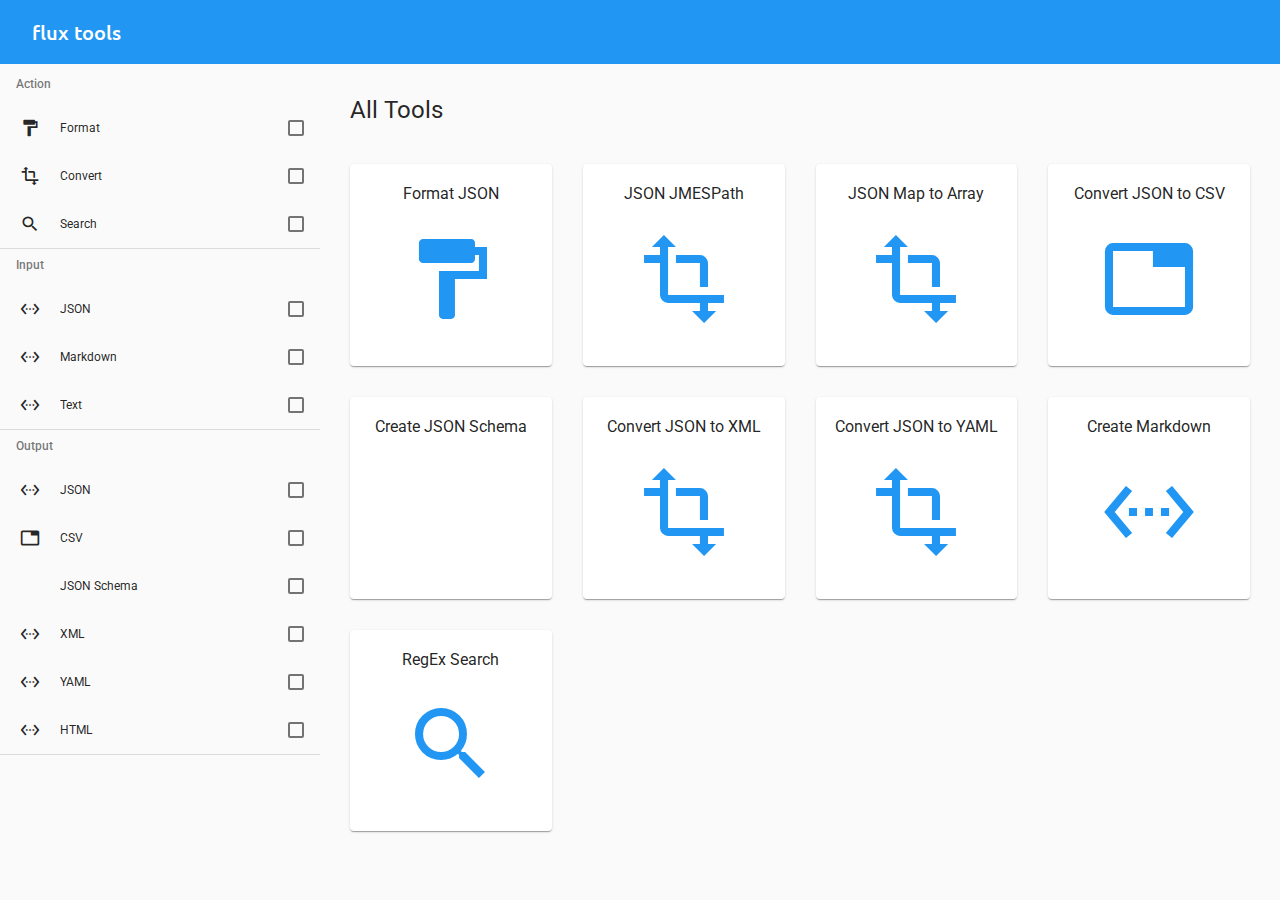
<file: index.html>
<!doctype html>
<html lang="en">
<head>
  <meta charset="utf-8">
  <title>Tools</title>
  <base href="/">
  <meta name="viewport" content="width=device-width, initial-scale=1">
  <link rel="icon" type="image/x-icon" href="favicon.ico">
  <link href="https://fonts.googleapis.com/css?family=Roboto:300,400,500&display=swap" rel="stylesheet">
  <link href="https://fonts.googleapis.com/icon?family=Material+Icons" rel="stylesheet">
  <link href="https://fonts.googleapis.com/css?family=Ubuntu&display=swap" rel="stylesheet">
<link rel="stylesheet" href="styles.423134584f8ea9c7993f.css"></head>
<body>
  <app-root></app-root>
<script src="runtime-es2015.0c39ad7a61533426431f.js" type="module"></script><script src="runtime-es5.0c39ad7a61533426431f.js" nomodule defer></script><script src="polyfills-es5.2e331d8187ee0d6c1538.js" nomodule defer></script><script src="polyfills-es2015.d87a7de49ef4dd3fd6f0.js" type="module"></script><script src="main-es2015.bf1a11fb96ac663aa8a3.js" type="module"></script><script src="main-es5.bf1a11fb96ac663aa8a3.js" nomodule defer></script></body>
</html>
</file>
<file: styles.423134584f8ea9c7993f.css>
code[class*=language-],pre[class*=language-]{color:#000;background:0 0;font-family:Consolas,Monaco,'Andale Mono','Ubuntu Mono',monospace;font-size:1em;text-align:left;white-space:pre;word-spacing:normal;word-break:normal;word-wrap:normal;line-height:1.5;-moz-tab-size:4;-o-tab-size:4;tab-size:4;-webkit-hyphens:none;-ms-hyphens:none;hyphens:none}pre[class*=language-]{position:relative;margin:.5em 0;overflow:visible;padding:0}code[class*=language]{max-height:inherit;height:inherit;padding:0 1em;display:block;overflow:auto}:not(pre)>code[class*=language-],pre[class*=language-]{background-color:#fdfdfd;box-sizing:border-box;margin-bottom:1em}:not(pre)>code[class*=language-]{position:relative;padding:.2em;border-radius:.3em;color:#c92c2c;border:1px solid rgba(0,0,0,.1);display:inline;white-space:normal}pre[class*=language-]:after,pre[class*=language-]:before{content:'';z-index:-2;display:block;position:absolute;bottom:.75em;left:.18em;width:40%;height:20%;max-height:13em;box-shadow:0 13px 8px #979797;transform:rotate(-2deg);box-shadow:none}:not(pre)>code[class*=language-]:after,pre[class*=language-]:after{right:.75em;left:auto;transform:rotate(2deg)}.token.block-comment,.token.cdata,.token.comment,.token.doctype,.token.prolog{color:#7d8b99}.token.punctuation{color:#5f6364}.token.boolean,.token.constant,.token.deleted,.token.function-name,.token.number,.token.property,.token.symbol,.token.tag{color:#c92c2c}.token.attr-name,.token.builtin,.token.char,.token.function,.token.inserted,.token.selector,.token.string{color:#2f9c0a}.token.entity,.token.operator,.token.url,.token.variable{color:#a67f59;background:rgba(255,255,255,.5)}.token.atrule,.token.attr-value,.token.class-name,.token.keyword{color:#1990b8}.token.important,.token.regex{color:#e90}.language-css .token.string,.style .token.string{color:#a67f59;background:rgba(255,255,255,.5)}.token.important{font-weight:400}.token.bold{font-weight:700}.token.italic{font-style:italic}.token.entity{cursor:help}.namespace{opacity:.7}@media screen and (max-width:767px){pre[class*=language-]:after,pre[class*=language-]:before{bottom:14px;box-shadow:none}}.token.cr:before,.token.lf:before,.token.tab:not(:empty):before{color:#e0d7d1}pre[class*=language-].line-numbers.line-numbers{padding-left:0}pre[class*=language-].line-numbers.line-numbers code{padding-left:3.8em}pre[class*=language-].line-numbers.line-numbers .line-numbers-rows{left:0}pre[class*=language-][data-line]{padding-top:0;padding-bottom:0;padding-left:0}pre[data-line] code{position:relative;padding-left:4em}pre .line-highlight{margin-top:0}.mat-badge-content{font-weight:600;font-size:12px;font-family:Roboto,"Helvetica Neue",sans-serif}.mat-badge-small .mat-badge-content{font-size:9px}.mat-badge-large .mat-badge-content{font-size:24px}.mat-h1,.mat-headline,.mat-typography h1{font:400 24px/32px Roboto,"Helvetica Neue",sans-serif;margin:0 0 16px}.mat-h2,.mat-title,.mat-typography h2{font:500 20px/32px Roboto,"Helvetica Neue",sans-serif;margin:0 0 16px}.mat-h3,.mat-subheading-2,.mat-typography h3{font:400 16px/28px Roboto,"Helvetica Neue",sans-serif;margin:0 0 16px}.mat-h4,.mat-subheading-1,.mat-typography h4{font:400 15px/24px Roboto,"Helvetica Neue",sans-serif;margin:0 0 16px}.mat-h5,.mat-typography h5{font:400 calc(14px * .83)/20px Roboto,"Helvetica Neue",sans-serif;margin:0 0 12px}.mat-h6,.mat-typography h6{font:400 calc(14px * .67)/20px Roboto,"Helvetica Neue",sans-serif;margin:0 0 12px}.mat-body-2,.mat-body-strong{font:500 14px/24px Roboto,"Helvetica Neue",sans-serif}.mat-body,.mat-body-1,.mat-typography{font:400 14px/20px Roboto,"Helvetica Neue",sans-serif}.mat-body p,.mat-body-1 p,.mat-typography p{margin:0 0 12px}.mat-caption,.mat-small{font:400 12px/20px Roboto,"Helvetica Neue",sans-serif}.mat-display-4,.mat-typography .mat-display-4{font:300 112px/112px Roboto,"Helvetica Neue",sans-serif;letter-spacing:-.05em;margin:0 0 56px}.mat-display-3,.mat-typography .mat-display-3{font:400 56px/56px Roboto,"Helvetica Neue",sans-serif;letter-spacing:-.02em;margin:0 0 64px}.mat-display-2,.mat-typography .mat-display-2{font:400 45px/48px Roboto,"Helvetica Neue",sans-serif;letter-spacing:-.005em;margin:0 0 64px}.mat-display-1,.mat-typography .mat-display-1{font:400 34px/40px Roboto,"Helvetica Neue",sans-serif;margin:0 0 64px}.mat-bottom-sheet-container{font:400 14px/20px Roboto,"Helvetica Neue",sans-serif}.mat-button,.mat-fab,.mat-flat-button,.mat-icon-button,.mat-mini-fab,.mat-raised-button,.mat-stroked-button{font-family:Roboto,"Helvetica Neue",sans-serif;font-size:14px;font-weight:500}.mat-button-toggle,.mat-card{font-family:Roboto,"Helvetica Neue",sans-serif}.mat-card-title{font-size:24px;font-weight:500}.mat-card-header .mat-card-title{font-size:20px}.mat-card-content,.mat-card-subtitle{font-size:14px}.mat-checkbox{font-family:Roboto,"Helvetica Neue",sans-serif}.mat-checkbox-layout .mat-checkbox-label{line-height:24px}.mat-chip{font-size:14px;font-weight:500}.mat-chip .mat-chip-remove.mat-icon,.mat-chip .mat-chip-trailing-icon.mat-icon{font-size:18px}.mat-table{font-family:Roboto,"Helvetica Neue",sans-serif}.mat-header-cell{font-size:12px;font-weight:500}.mat-cell,.mat-footer-cell{font-size:14px}.mat-calendar{font-family:Roboto,"Helvetica Neue",sans-serif}.mat-calendar-body{font-size:13px}.mat-calendar-body-label,.mat-calendar-period-button{font-size:14px;font-weight:500}.mat-calendar-table-header th{font-size:11px;font-weight:400}.mat-dialog-title{font:500 20px/32px Roboto,"Helvetica Neue",sans-serif}.mat-expansion-panel-header{font-family:Roboto,"Helvetica Neue",sans-serif;font-size:15px;font-weight:400}.mat-expansion-panel-content{font:400 14px/20px Roboto,"Helvetica Neue",sans-serif}.mat-form-field{font-size:inherit;font-weight:400;line-height:1.125;font-family:Roboto,"Helvetica Neue",sans-serif}.mat-form-field-wrapper{padding-bottom:1.34375em}.mat-form-field-prefix .mat-icon,.mat-form-field-suffix .mat-icon{font-size:150%;line-height:1.125}.mat-form-field-prefix .mat-icon-button,.mat-form-field-suffix .mat-icon-button{height:1.5em;width:1.5em}.mat-form-field-prefix .mat-icon-button .mat-icon,.mat-form-field-suffix .mat-icon-button .mat-icon{height:1.125em;line-height:1.125}.mat-form-field-infix{padding:.5em 0;border-top:.84375em solid transparent}.mat-form-field-can-float .mat-input-server:focus+.mat-form-field-label-wrapper .mat-form-field-label,.mat-form-field-can-float.mat-form-field-should-float .mat-form-field-label{transform:translateY(-1.34375em) scale(.75);width:133.3333333333%}.mat-form-field-can-float .mat-input-server[label]:not(:label-shown)+.mat-form-field-label-wrapper .mat-form-field-label{transform:translateY(-1.34374em) scale(.75);width:133.3333433333%}.mat-form-field-label-wrapper{top:-.84375em;padding-top:.84375em}.mat-form-field-label{top:1.34375em}.mat-form-field-underline{bottom:1.34375em}.mat-form-field-subscript-wrapper{font-size:75%;margin-top:.6666666667em;top:calc(100% - 1.7916666667em)}.mat-form-field-appearance-legacy .mat-form-field-wrapper{padding-bottom:1.25em}.mat-form-field-appearance-legacy .mat-form-field-infix{padding:.4375em 0}.mat-form-field-appearance-legacy.mat-form-field-can-float .mat-input-server:focus+.mat-form-field-label-wrapper .mat-form-field-label,.mat-form-field-appearance-legacy.mat-form-field-can-float.mat-form-field-should-float .mat-form-field-label{transform:translateY(-1.28125em) scale(.75) perspective(100px) translateZ(.001px);-ms-transform:translateY(-1.28125em) scale(.75);width:133.3333333333%}.mat-form-field-appearance-legacy.mat-form-field-can-float .mat-form-field-autofill-control:-webkit-autofill+.mat-form-field-label-wrapper .mat-form-field-label{transform:translateY(-1.28125em) scale(.75) perspective(100px) translateZ(.00101px);-ms-transform:translateY(-1.28124em) scale(.75);width:133.3333433333%}.mat-form-field-appearance-legacy.mat-form-field-can-float .mat-input-server[label]:not(:label-shown)+.mat-form-field-label-wrapper .mat-form-field-label{transform:translateY(-1.28125em) scale(.75) perspective(100px) translateZ(.00102px);-ms-transform:translateY(-1.28123em) scale(.75);width:133.3333533333%}.mat-form-field-appearance-legacy .mat-form-field-label{top:1.28125em}.mat-form-field-appearance-legacy .mat-form-field-subscript-wrapper{margin-top:.5416666667em;top:calc(100% - 1.6666666667em)}@media print{.mat-form-field-appearance-legacy.mat-form-field-can-float .mat-input-server:focus+.mat-form-field-label-wrapper .mat-form-field-label,.mat-form-field-appearance-legacy.mat-form-field-can-float.mat-form-field-should-float .mat-form-field-label{transform:translateY(-1.28122em) scale(.75)}.mat-form-field-appearance-legacy.mat-form-field-can-float .mat-form-field-autofill-control:-webkit-autofill+.mat-form-field-label-wrapper .mat-form-field-label{transform:translateY(-1.28121em) scale(.75)}.mat-form-field-appearance-legacy.mat-form-field-can-float .mat-input-server[label]:not(:label-shown)+.mat-form-field-label-wrapper .mat-form-field-label{transform:translateY(-1.2812em) scale(.75)}}.mat-form-field-appearance-fill .mat-form-field-infix{padding:.25em 0 .75em}.mat-form-field-appearance-fill .mat-form-field-label{top:1.09375em;margin-top:-.5em}.mat-form-field-appearance-fill.mat-form-field-can-float .mat-input-server:focus+.mat-form-field-label-wrapper .mat-form-field-label,.mat-form-field-appearance-fill.mat-form-field-can-float.mat-form-field-should-float .mat-form-field-label{transform:translateY(-.59375em) scale(.75);width:133.3333333333%}.mat-form-field-appearance-fill.mat-form-field-can-float .mat-input-server[label]:not(:label-shown)+.mat-form-field-label-wrapper .mat-form-field-label{transform:translateY(-.59374em) scale(.75);width:133.3333433333%}.mat-form-field-appearance-outline .mat-form-field-infix{padding:1em 0}.mat-form-field-appearance-outline .mat-form-field-label{top:1.84375em;margin-top:-.25em}.mat-form-field-appearance-outline.mat-form-field-can-float .mat-input-server:focus+.mat-form-field-label-wrapper .mat-form-field-label,.mat-form-field-appearance-outline.mat-form-field-can-float.mat-form-field-should-float .mat-form-field-label{transform:translateY(-1.59375em) scale(.75);width:133.3333333333%}.mat-form-field-appearance-outline.mat-form-field-can-float .mat-input-server[label]:not(:label-shown)+.mat-form-field-label-wrapper .mat-form-field-label{transform:translateY(-1.59374em) scale(.75);width:133.3333433333%}.mat-grid-tile-footer,.mat-grid-tile-header{font-size:14px}.mat-grid-tile-footer .mat-line,.mat-grid-tile-header .mat-line{white-space:nowrap;overflow:hidden;text-overflow:ellipsis;display:block;box-sizing:border-box}.mat-grid-tile-footer .mat-line:nth-child(n+2),.mat-grid-tile-header .mat-line:nth-child(n+2){font-size:12px}input.mat-input-element{margin-top:-.0625em}.mat-menu-item{font-family:Roboto,"Helvetica Neue",sans-serif;font-size:14px;font-weight:400}.mat-paginator,.mat-paginator-page-size .mat-select-trigger{font-family:Roboto,"Helvetica Neue",sans-serif;font-size:12px}.mat-radio-button,.mat-select{font-family:Roboto,"Helvetica Neue",sans-serif}.mat-select-trigger{height:1.125em}.mat-slide-toggle-content{font-family:Roboto,"Helvetica Neue",sans-serif}.mat-slider-thumb-label-text{font-family:Roboto,"Helvetica Neue",sans-serif;font-size:12px;font-weight:500}.mat-stepper-horizontal,.mat-stepper-vertical{font-family:Roboto,"Helvetica Neue",sans-serif}.mat-step-label{font-size:14px;font-weight:400}.mat-step-sub-label-error{font-weight:400}.mat-step-label-error{font-size:14px}.mat-step-label-selected{font-size:14px;font-weight:500}.mat-tab-group{font-family:Roboto,"Helvetica Neue",sans-serif}.mat-tab-label,.mat-tab-link{font-family:Roboto,"Helvetica Neue",sans-serif;font-size:14px;font-weight:500}.mat-toolbar,.mat-toolbar h1,.mat-toolbar h2,.mat-toolbar h3,.mat-toolbar h4,.mat-toolbar h5,.mat-toolbar h6{font:500 20px/32px Roboto,"Helvetica Neue",sans-serif;margin:0}.mat-tooltip{font-family:Roboto,"Helvetica Neue",sans-serif;font-size:10px;padding-top:6px;padding-bottom:6px}.mat-tooltip-handset{font-size:14px;padding-top:8px;padding-bottom:8px}.mat-list-item,.mat-list-option{font-family:Roboto,"Helvetica Neue",sans-serif}.mat-list-base .mat-list-item{font-size:16px}.mat-list-base .mat-list-item .mat-line{white-space:nowrap;overflow:hidden;text-overflow:ellipsis;display:block;box-sizing:border-box}.mat-list-base .mat-list-item .mat-line:nth-child(n+2){font-size:14px}.mat-list-base .mat-list-option{font-size:16px}.mat-list-base .mat-list-option .mat-line{white-space:nowrap;overflow:hidden;text-overflow:ellipsis;display:block;box-sizing:border-box}.mat-list-base .mat-list-option .mat-line:nth-child(n+2){font-size:14px}.mat-list-base[dense] .mat-list-item{font-size:12px}.mat-list-base[dense] .mat-list-item .mat-line{white-space:nowrap;overflow:hidden;text-overflow:ellipsis;display:block;box-sizing:border-box}.mat-list-base[dense] .mat-list-item .mat-line:nth-child(n+2),.mat-list-base[dense] .mat-list-option{font-size:12px}.mat-list-base[dense] .mat-list-option .mat-line{white-space:nowrap;overflow:hidden;text-overflow:ellipsis;display:block;box-sizing:border-box}.mat-list-base[dense] .mat-list-option .mat-line:nth-child(n+2){font-size:12px}.mat-list-base[dense] .mat-subheader{font-family:Roboto,"Helvetica Neue",sans-serif;font-size:12px;font-weight:500}.mat-option{font-family:Roboto,"Helvetica Neue",sans-serif;font-size:16px;color:rgba(0,0,0,.87)}.mat-optgroup-label{font:500 14px/24px Roboto,"Helvetica Neue",sans-serif;color:rgba(0,0,0,.54)}.mat-simple-snackbar{font-family:Roboto,"Helvetica Neue",sans-serif;font-size:14px}.mat-simple-snackbar-action{line-height:1;font-family:inherit;font-size:inherit;font-weight:500}.mat-ripple{overflow:hidden;position:relative}.mat-ripple.mat-ripple-unbounded{overflow:visible}.mat-ripple-element{position:absolute;border-radius:50%;pointer-events:none;transition:opacity,transform 0s cubic-bezier(0,0,.2,1);transform:scale(0)}@media (-ms-high-contrast:active){.mat-ripple-element{display:none}}.cdk-visually-hidden{border:0;clip:rect(0 0 0 0);height:1px;margin:-1px;overflow:hidden;padding:0;position:absolute;width:1px;outline:0;-webkit-appearance:none;-moz-appearance:none}.cdk-global-overlay-wrapper,.cdk-overlay-container{pointer-events:none;top:0;left:0;height:100%;width:100%}.cdk-overlay-container{position:fixed;z-index:1000}.cdk-overlay-container:empty{display:none}.cdk-global-overlay-wrapper{display:flex;position:absolute;z-index:1000}.cdk-overlay-pane{position:absolute;pointer-events:auto;box-sizing:border-box;z-index:1000;display:flex;max-width:100%;max-height:100%}.cdk-overlay-backdrop{position:absolute;top:0;bottom:0;left:0;right:0;z-index:1000;pointer-events:auto;-webkit-tap-highlight-color:transparent;transition:opacity .4s cubic-bezier(.25,.8,.25,1);opacity:0}.cdk-overlay-backdrop.cdk-overlay-backdrop-showing{opacity:1}@media screen and (-ms-high-contrast:active){.cdk-overlay-backdrop.cdk-overlay-backdrop-showing{opacity:.6}}.cdk-overlay-dark-backdrop{background:rgba(0,0,0,.32)}.cdk-overlay-transparent-backdrop,.cdk-overlay-transparent-backdrop.cdk-overlay-backdrop-showing{opacity:0}.cdk-overlay-connected-position-bounding-box{position:absolute;z-index:1000;display:flex;flex-direction:column;min-width:1px;min-height:1px}.cdk-global-scrollblock{position:fixed;width:100%;overflow-y:scroll}@-webkit-keyframes cdk-text-field-autofill-start{/*!*/}@keyframes cdk-text-field-autofill-start{/*!*/}@-webkit-keyframes cdk-text-field-autofill-end{/*!*/}@keyframes cdk-text-field-autofill-end{/*!*/}.cdk-text-field-autofill-monitored:-webkit-autofill{-webkit-animation-name:cdk-text-field-autofill-start;animation-name:cdk-text-field-autofill-start}.cdk-text-field-autofill-monitored:not(:-webkit-autofill){-webkit-animation-name:cdk-text-field-autofill-end;animation-name:cdk-text-field-autofill-end}textarea.cdk-textarea-autosize{resize:none}textarea.cdk-textarea-autosize-measuring{height:auto!important;overflow:hidden!important;padding:2px 0!important;box-sizing:content-box!important}.mat-ripple-element{background-color:rgba(0,0,0,.1)}.mat-option.mat-selected:not(.mat-option-multiple):not(.mat-option-disabled),.mat-option:focus:not(.mat-option-disabled),.mat-option:hover:not(.mat-option-disabled){background:rgba(0,0,0,.04)}.mat-option.mat-active{background:rgba(0,0,0,.04);color:rgba(0,0,0,.87)}.mat-option.mat-option-disabled{color:rgba(0,0,0,.38)}.mat-primary .mat-option.mat-selected:not(.mat-option-disabled){color:#2196f3}.mat-accent .mat-option.mat-selected:not(.mat-option-disabled){color:#ff4081}.mat-warn .mat-option.mat-selected:not(.mat-option-disabled){color:#f44336}.mat-optgroup-disabled .mat-optgroup-label{color:rgba(0,0,0,.38)}.mat-pseudo-checkbox{color:rgba(0,0,0,.54)}.mat-pseudo-checkbox::after{color:#fafafa}.mat-pseudo-checkbox-disabled{color:#b0b0b0}.mat-primary .mat-pseudo-checkbox-checked,.mat-primary .mat-pseudo-checkbox-indeterminate{background:#2196f3}.mat-accent .mat-pseudo-checkbox-checked,.mat-accent .mat-pseudo-checkbox-indeterminate,.mat-pseudo-checkbox-checked,.mat-pseudo-checkbox-indeterminate{background:#ff4081}.mat-warn .mat-pseudo-checkbox-checked,.mat-warn .mat-pseudo-checkbox-indeterminate{background:#f44336}.mat-pseudo-checkbox-checked.mat-pseudo-checkbox-disabled,.mat-pseudo-checkbox-indeterminate.mat-pseudo-checkbox-disabled{background:#b0b0b0}.mat-elevation-z0{box-shadow:0 0 0 0 rgba(0,0,0,.2),0 0 0 0 rgba(0,0,0,.14),0 0 0 0 rgba(0,0,0,.12)}.mat-elevation-z1{box-shadow:0 2px 1px -1px rgba(0,0,0,.2),0 1px 1px 0 rgba(0,0,0,.14),0 1px 3px 0 rgba(0,0,0,.12)}.mat-elevation-z2{box-shadow:0 3px 1px -2px rgba(0,0,0,.2),0 2px 2px 0 rgba(0,0,0,.14),0 1px 5px 0 rgba(0,0,0,.12)}.mat-elevation-z3{box-shadow:0 3px 3px -2px rgba(0,0,0,.2),0 3px 4px 0 rgba(0,0,0,.14),0 1px 8px 0 rgba(0,0,0,.12)}.mat-elevation-z4{box-shadow:0 2px 4px -1px rgba(0,0,0,.2),0 4px 5px 0 rgba(0,0,0,.14),0 1px 10px 0 rgba(0,0,0,.12)}.mat-elevation-z5{box-shadow:0 3px 5px -1px rgba(0,0,0,.2),0 5px 8px 0 rgba(0,0,0,.14),0 1px 14px 0 rgba(0,0,0,.12)}.mat-elevation-z6{box-shadow:0 3px 5px -1px rgba(0,0,0,.2),0 6px 10px 0 rgba(0,0,0,.14),0 1px 18px 0 rgba(0,0,0,.12)}.mat-elevation-z7{box-shadow:0 4px 5px -2px rgba(0,0,0,.2),0 7px 10px 1px rgba(0,0,0,.14),0 2px 16px 1px rgba(0,0,0,.12)}.mat-elevation-z8{box-shadow:0 5px 5px -3px rgba(0,0,0,.2),0 8px 10px 1px rgba(0,0,0,.14),0 3px 14px 2px rgba(0,0,0,.12)}.mat-elevation-z9{box-shadow:0 5px 6px -3px rgba(0,0,0,.2),0 9px 12px 1px rgba(0,0,0,.14),0 3px 16px 2px rgba(0,0,0,.12)}.mat-elevation-z10{box-shadow:0 6px 6px -3px rgba(0,0,0,.2),0 10px 14px 1px rgba(0,0,0,.14),0 4px 18px 3px rgba(0,0,0,.12)}.mat-elevation-z11{box-shadow:0 6px 7px -4px rgba(0,0,0,.2),0 11px 15px 1px rgba(0,0,0,.14),0 4px 20px 3px rgba(0,0,0,.12)}.mat-elevation-z12{box-shadow:0 7px 8px -4px rgba(0,0,0,.2),0 12px 17px 2px rgba(0,0,0,.14),0 5px 22px 4px rgba(0,0,0,.12)}.mat-elevation-z13{box-shadow:0 7px 8px -4px rgba(0,0,0,.2),0 13px 19px 2px rgba(0,0,0,.14),0 5px 24px 4px rgba(0,0,0,.12)}.mat-elevation-z14{box-shadow:0 7px 9px -4px rgba(0,0,0,.2),0 14px 21px 2px rgba(0,0,0,.14),0 5px 26px 4px rgba(0,0,0,.12)}.mat-elevation-z15{box-shadow:0 8px 9px -5px rgba(0,0,0,.2),0 15px 22px 2px rgba(0,0,0,.14),0 6px 28px 5px rgba(0,0,0,.12)}.mat-elevation-z16{box-shadow:0 8px 10px -5px rgba(0,0,0,.2),0 16px 24px 2px rgba(0,0,0,.14),0 6px 30px 5px rgba(0,0,0,.12)}.mat-elevation-z17{box-shadow:0 8px 11px -5px rgba(0,0,0,.2),0 17px 26px 2px rgba(0,0,0,.14),0 6px 32px 5px rgba(0,0,0,.12)}.mat-elevation-z18{box-shadow:0 9px 11px -5px rgba(0,0,0,.2),0 18px 28px 2px rgba(0,0,0,.14),0 7px 34px 6px rgba(0,0,0,.12)}.mat-elevation-z19{box-shadow:0 9px 12px -6px rgba(0,0,0,.2),0 19px 29px 2px rgba(0,0,0,.14),0 7px 36px 6px rgba(0,0,0,.12)}.mat-elevation-z20{box-shadow:0 10px 13px -6px rgba(0,0,0,.2),0 20px 31px 3px rgba(0,0,0,.14),0 8px 38px 7px rgba(0,0,0,.12)}.mat-elevation-z21{box-shadow:0 10px 13px -6px rgba(0,0,0,.2),0 21px 33px 3px rgba(0,0,0,.14),0 8px 40px 7px rgba(0,0,0,.12)}.mat-elevation-z22{box-shadow:0 10px 14px -6px rgba(0,0,0,.2),0 22px 35px 3px rgba(0,0,0,.14),0 8px 42px 7px rgba(0,0,0,.12)}.mat-elevation-z23{box-shadow:0 11px 14px -7px rgba(0,0,0,.2),0 23px 36px 3px rgba(0,0,0,.14),0 9px 44px 8px rgba(0,0,0,.12)}.mat-elevation-z24{box-shadow:0 11px 15px -7px rgba(0,0,0,.2),0 24px 38px 3px rgba(0,0,0,.14),0 9px 46px 8px rgba(0,0,0,.12)}.mat-app-background{background-color:#fafafa;color:rgba(0,0,0,.87)}.mat-theme-loaded-marker{display:none}.mat-autocomplete-panel{background:#fff;color:rgba(0,0,0,.87)}.mat-autocomplete-panel:not([class*=mat-elevation-z]){box-shadow:0 2px 4px -1px rgba(0,0,0,.2),0 4px 5px 0 rgba(0,0,0,.14),0 1px 10px 0 rgba(0,0,0,.12)}.mat-autocomplete-panel .mat-option.mat-selected:not(.mat-active):not(:hover){background:#fff}.mat-autocomplete-panel .mat-option.mat-selected:not(.mat-active):not(:hover):not(.mat-option-disabled){color:rgba(0,0,0,.87)}@media (-ms-high-contrast:active){.mat-badge-content{outline:solid 1px;border-radius:0}.mat-checkbox-disabled{opacity:.5}}.mat-badge-accent .mat-badge-content{background:#ff4081;color:#fff}.mat-badge-warn .mat-badge-content{color:#fff;background:#f44336}.mat-badge{position:relative}.mat-badge-hidden .mat-badge-content{display:none}.mat-badge-disabled .mat-badge-content{background:#b9b9b9;color:rgba(0,0,0,.38)}.mat-badge-content{color:#fff;background:#2196f3;position:absolute;text-align:center;display:inline-block;border-radius:50%;transition:transform .2s ease-in-out;transform:scale(.6);overflow:hidden;white-space:nowrap;text-overflow:ellipsis;pointer-events:none}.mat-badge-content._mat-animation-noopable,.ng-animate-disabled .mat-badge-content{transition:none}.mat-badge-content.mat-badge-active{transform:none}.mat-badge-small .mat-badge-content{width:16px;height:16px;line-height:16px}.mat-badge-small.mat-badge-above .mat-badge-content{top:-8px}.mat-badge-small.mat-badge-below .mat-badge-content{bottom:-8px}.mat-badge-small.mat-badge-before .mat-badge-content{left:-16px}[dir=rtl] .mat-badge-small.mat-badge-before .mat-badge-content{left:auto;right:-16px}.mat-badge-small.mat-badge-after .mat-badge-content{right:-16px}[dir=rtl] .mat-badge-small.mat-badge-after .mat-badge-content{right:auto;left:-16px}.mat-badge-small.mat-badge-overlap.mat-badge-before .mat-badge-content{left:-8px}[dir=rtl] .mat-badge-small.mat-badge-overlap.mat-badge-before .mat-badge-content{left:auto;right:-8px}.mat-badge-small.mat-badge-overlap.mat-badge-after .mat-badge-content{right:-8px}[dir=rtl] .mat-badge-small.mat-badge-overlap.mat-badge-after .mat-badge-content{right:auto;left:-8px}.mat-badge-medium .mat-badge-content{width:22px;height:22px;line-height:22px}.mat-badge-medium.mat-badge-above .mat-badge-content{top:-11px}.mat-badge-medium.mat-badge-below .mat-badge-content{bottom:-11px}.mat-badge-medium.mat-badge-before .mat-badge-content{left:-22px}[dir=rtl] .mat-badge-medium.mat-badge-before .mat-badge-content{left:auto;right:-22px}.mat-badge-medium.mat-badge-after .mat-badge-content{right:-22px}[dir=rtl] .mat-badge-medium.mat-badge-after .mat-badge-content{right:auto;left:-22px}.mat-badge-medium.mat-badge-overlap.mat-badge-before .mat-badge-content{left:-11px}[dir=rtl] .mat-badge-medium.mat-badge-overlap.mat-badge-before .mat-badge-content{left:auto;right:-11px}.mat-badge-medium.mat-badge-overlap.mat-badge-after .mat-badge-content{right:-11px}[dir=rtl] .mat-badge-medium.mat-badge-overlap.mat-badge-after .mat-badge-content{right:auto;left:-11px}.mat-badge-large .mat-badge-content{width:28px;height:28px;line-height:28px}.mat-badge-large.mat-badge-above .mat-badge-content{top:-14px}.mat-badge-large.mat-badge-below .mat-badge-content{bottom:-14px}.mat-badge-large.mat-badge-before .mat-badge-content{left:-28px}[dir=rtl] .mat-badge-large.mat-badge-before .mat-badge-content{left:auto;right:-28px}.mat-badge-large.mat-badge-after .mat-badge-content{right:-28px}[dir=rtl] .mat-badge-large.mat-badge-after .mat-badge-content{right:auto;left:-28px}.mat-badge-large.mat-badge-overlap.mat-badge-before .mat-badge-content{left:-14px}[dir=rtl] .mat-badge-large.mat-badge-overlap.mat-badge-before .mat-badge-content{left:auto;right:-14px}.mat-badge-large.mat-badge-overlap.mat-badge-after .mat-badge-content{right:-14px}[dir=rtl] .mat-badge-large.mat-badge-overlap.mat-badge-after .mat-badge-content{right:auto;left:-14px}.mat-bottom-sheet-container{box-shadow:0 8px 10px -5px rgba(0,0,0,.2),0 16px 24px 2px rgba(0,0,0,.14),0 6px 30px 5px rgba(0,0,0,.12);background:#fff;color:rgba(0,0,0,.87)}.mat-button,.mat-icon-button,.mat-stroked-button{color:inherit;background:0 0}.mat-button.mat-primary,.mat-icon-button.mat-primary,.mat-stroked-button.mat-primary{color:#2196f3}.mat-button.mat-accent,.mat-icon-button.mat-accent,.mat-stroked-button.mat-accent{color:#ff4081}.mat-button.mat-warn,.mat-icon-button.mat-warn,.mat-stroked-button.mat-warn{color:#f44336}.mat-button.mat-accent[disabled],.mat-button.mat-primary[disabled],.mat-button.mat-warn[disabled],.mat-button[disabled][disabled],.mat-icon-button.mat-accent[disabled],.mat-icon-button.mat-primary[disabled],.mat-icon-button.mat-warn[disabled],.mat-icon-button[disabled][disabled],.mat-stroked-button.mat-accent[disabled],.mat-stroked-button.mat-primary[disabled],.mat-stroked-button.mat-warn[disabled],.mat-stroked-button[disabled][disabled]{color:rgba(0,0,0,.26)}.mat-button.mat-primary .mat-button-focus-overlay,.mat-icon-button.mat-primary .mat-button-focus-overlay,.mat-stroked-button.mat-primary .mat-button-focus-overlay{background-color:#2196f3}.mat-button.mat-accent .mat-button-focus-overlay,.mat-icon-button.mat-accent .mat-button-focus-overlay,.mat-stroked-button.mat-accent .mat-button-focus-overlay{background-color:#ff4081}.mat-button.mat-warn .mat-button-focus-overlay,.mat-icon-button.mat-warn .mat-button-focus-overlay,.mat-stroked-button.mat-warn .mat-button-focus-overlay{background-color:#f44336}.mat-button[disabled] .mat-button-focus-overlay,.mat-icon-button[disabled] .mat-button-focus-overlay,.mat-stroked-button[disabled] .mat-button-focus-overlay{background-color:transparent}.mat-button .mat-ripple-element,.mat-icon-button .mat-ripple-element,.mat-stroked-button .mat-ripple-element{opacity:.1;background-color:currentColor}.mat-button-focus-overlay{background:#000}.mat-stroked-button:not([disabled]){border-color:rgba(0,0,0,.12)}.mat-fab,.mat-flat-button,.mat-mini-fab,.mat-raised-button{color:rgba(0,0,0,.87);background-color:#fff}.mat-fab.mat-accent,.mat-fab.mat-primary,.mat-fab.mat-warn,.mat-flat-button.mat-accent,.mat-flat-button.mat-primary,.mat-flat-button.mat-warn,.mat-mini-fab.mat-accent,.mat-mini-fab.mat-primary,.mat-mini-fab.mat-warn,.mat-raised-button.mat-accent,.mat-raised-button.mat-primary,.mat-raised-button.mat-warn{color:#fff}.mat-fab.mat-accent[disabled],.mat-fab.mat-primary[disabled],.mat-fab.mat-warn[disabled],.mat-fab[disabled][disabled],.mat-flat-button.mat-accent[disabled],.mat-flat-button.mat-primary[disabled],.mat-flat-button.mat-warn[disabled],.mat-flat-button[disabled][disabled],.mat-mini-fab.mat-accent[disabled],.mat-mini-fab.mat-primary[disabled],.mat-mini-fab.mat-warn[disabled],.mat-mini-fab[disabled][disabled],.mat-raised-button.mat-accent[disabled],.mat-raised-button.mat-primary[disabled],.mat-raised-button.mat-warn[disabled],.mat-raised-button[disabled][disabled]{color:rgba(0,0,0,.26);background-color:rgba(0,0,0,.12)}.mat-fab.mat-primary,.mat-flat-button.mat-primary,.mat-mini-fab.mat-primary,.mat-raised-button.mat-primary{background-color:#2196f3}.mat-fab.mat-accent,.mat-flat-button.mat-accent,.mat-mini-fab.mat-accent,.mat-raised-button.mat-accent{background-color:#ff4081}.mat-fab.mat-warn,.mat-flat-button.mat-warn,.mat-mini-fab.mat-warn,.mat-raised-button.mat-warn{background-color:#f44336}.mat-fab.mat-accent .mat-ripple-element,.mat-fab.mat-primary .mat-ripple-element,.mat-fab.mat-warn .mat-ripple-element,.mat-flat-button.mat-accent .mat-ripple-element,.mat-flat-button.mat-primary .mat-ripple-element,.mat-flat-button.mat-warn .mat-ripple-element,.mat-mini-fab.mat-accent .mat-ripple-element,.mat-mini-fab.mat-primary .mat-ripple-element,.mat-mini-fab.mat-warn .mat-ripple-element,.mat-raised-button.mat-accent .mat-ripple-element,.mat-raised-button.mat-primary .mat-ripple-element,.mat-raised-button.mat-warn .mat-ripple-element{background-color:rgba(255,255,255,.1)}.mat-flat-button:not([class*=mat-elevation-z]),.mat-stroked-button:not([class*=mat-elevation-z]){box-shadow:0 0 0 0 rgba(0,0,0,.2),0 0 0 0 rgba(0,0,0,.14),0 0 0 0 rgba(0,0,0,.12)}.mat-raised-button:not([class*=mat-elevation-z]){box-shadow:0 3px 1px -2px rgba(0,0,0,.2),0 2px 2px 0 rgba(0,0,0,.14),0 1px 5px 0 rgba(0,0,0,.12)}.mat-raised-button:not([disabled]):active:not([class*=mat-elevation-z]){box-shadow:0 5px 5px -3px rgba(0,0,0,.2),0 8px 10px 1px rgba(0,0,0,.14),0 3px 14px 2px rgba(0,0,0,.12)}.mat-raised-button[disabled]:not([class*=mat-elevation-z]){box-shadow:0 0 0 0 rgba(0,0,0,.2),0 0 0 0 rgba(0,0,0,.14),0 0 0 0 rgba(0,0,0,.12)}.mat-fab:not([class*=mat-elevation-z]),.mat-mini-fab:not([class*=mat-elevation-z]){box-shadow:0 3px 5px -1px rgba(0,0,0,.2),0 6px 10px 0 rgba(0,0,0,.14),0 1px 18px 0 rgba(0,0,0,.12)}.mat-fab:not([disabled]):active:not([class*=mat-elevation-z]),.mat-mini-fab:not([disabled]):active:not([class*=mat-elevation-z]){box-shadow:0 7px 8px -4px rgba(0,0,0,.2),0 12px 17px 2px rgba(0,0,0,.14),0 5px 22px 4px rgba(0,0,0,.12)}.mat-fab[disabled]:not([class*=mat-elevation-z]),.mat-mini-fab[disabled]:not([class*=mat-elevation-z]){box-shadow:0 0 0 0 rgba(0,0,0,.2),0 0 0 0 rgba(0,0,0,.14),0 0 0 0 rgba(0,0,0,.12)}.mat-button-toggle-group,.mat-button-toggle-standalone{box-shadow:0 3px 1px -2px rgba(0,0,0,.2),0 2px 2px 0 rgba(0,0,0,.14),0 1px 5px 0 rgba(0,0,0,.12)}.mat-button-toggle-group-appearance-standard,.mat-button-toggle-standalone.mat-button-toggle-appearance-standard{box-shadow:none;border:1px solid rgba(0,0,0,.12)}.mat-button-toggle{color:rgba(0,0,0,.38)}.mat-button-toggle .mat-button-toggle-focus-overlay{background-color:rgba(0,0,0,.12)}.mat-button-toggle-appearance-standard{color:rgba(0,0,0,.87);background:#fff}.mat-button-toggle-appearance-standard .mat-button-toggle-focus-overlay{background-color:#000}.mat-button-toggle-group-appearance-standard .mat-button-toggle+.mat-button-toggle{border-left:1px solid rgba(0,0,0,.12)}[dir=rtl] .mat-button-toggle-group-appearance-standard .mat-button-toggle+.mat-button-toggle{border-left:none;border-right:1px solid rgba(0,0,0,.12)}.mat-button-toggle-group-appearance-standard.mat-button-toggle-vertical .mat-button-toggle+.mat-button-toggle{border-left:none;border-right:none;border-top:1px solid rgba(0,0,0,.12)}.mat-button-toggle-checked{background-color:#e0e0e0;color:rgba(0,0,0,.54)}.mat-button-toggle-checked.mat-button-toggle-appearance-standard{color:rgba(0,0,0,.87)}.mat-button-toggle-disabled{color:rgba(0,0,0,.26);background-color:#eee}.mat-button-toggle-disabled.mat-button-toggle-appearance-standard{background:#fff}.mat-button-toggle-disabled.mat-button-toggle-checked{background-color:#bdbdbd}.mat-card{background:#fff;color:rgba(0,0,0,.87)}.mat-card:not([class*=mat-elevation-z]){box-shadow:0 2px 1px -1px rgba(0,0,0,.2),0 1px 1px 0 rgba(0,0,0,.14),0 1px 3px 0 rgba(0,0,0,.12)}.mat-card.mat-card-flat:not([class*=mat-elevation-z]){box-shadow:0 0 0 0 rgba(0,0,0,.2),0 0 0 0 rgba(0,0,0,.14),0 0 0 0 rgba(0,0,0,.12)}.mat-card-subtitle{color:rgba(0,0,0,.54)}.mat-checkbox-frame{border-color:rgba(0,0,0,.54)}.mat-checkbox-checkmark{fill:#fafafa}.mat-checkbox-checkmark-path{stroke:#fafafa!important}@media (-ms-high-contrast:black-on-white){.mat-checkbox-checkmark-path{stroke:#000!important}}.mat-checkbox-mixedmark{background-color:#fafafa}.mat-checkbox-checked.mat-primary .mat-checkbox-background,.mat-checkbox-indeterminate.mat-primary .mat-checkbox-background{background-color:#2196f3}.mat-checkbox-checked.mat-accent .mat-checkbox-background,.mat-checkbox-indeterminate.mat-accent .mat-checkbox-background{background-color:#ff4081}.mat-checkbox-checked.mat-warn .mat-checkbox-background,.mat-checkbox-indeterminate.mat-warn .mat-checkbox-background{background-color:#f44336}.mat-checkbox-disabled.mat-checkbox-checked .mat-checkbox-background,.mat-checkbox-disabled.mat-checkbox-indeterminate .mat-checkbox-background{background-color:#b0b0b0}.mat-checkbox-disabled:not(.mat-checkbox-checked) .mat-checkbox-frame{border-color:#b0b0b0}.mat-checkbox-disabled .mat-checkbox-label{color:rgba(0,0,0,.54)}@media (-ms-high-contrast:active){.mat-checkbox-background{background:0 0}}.mat-checkbox .mat-ripple-element{background-color:#000}.mat-checkbox-checked:not(.mat-checkbox-disabled).mat-primary .mat-ripple-element,.mat-checkbox:active:not(.mat-checkbox-disabled).mat-primary .mat-ripple-element{background:#2196f3}.mat-checkbox-checked:not(.mat-checkbox-disabled).mat-accent .mat-ripple-element,.mat-checkbox:active:not(.mat-checkbox-disabled).mat-accent .mat-ripple-element{background:#ff4081}.mat-checkbox-checked:not(.mat-checkbox-disabled).mat-warn .mat-ripple-element,.mat-checkbox:active:not(.mat-checkbox-disabled).mat-warn .mat-ripple-element{background:#f44336}.mat-chip.mat-standard-chip{background-color:#e0e0e0;color:rgba(0,0,0,.87)}.mat-chip.mat-standard-chip .mat-chip-remove{color:rgba(0,0,0,.87);opacity:.4}.mat-chip.mat-standard-chip:not(.mat-chip-disabled):active{box-shadow:0 3px 3px -2px rgba(0,0,0,.2),0 3px 4px 0 rgba(0,0,0,.14),0 1px 8px 0 rgba(0,0,0,.12)}.mat-chip.mat-standard-chip:not(.mat-chip-disabled) .mat-chip-remove:hover{opacity:.54}.mat-chip.mat-standard-chip.mat-chip-disabled{opacity:.4}.mat-chip.mat-standard-chip::after{background:#000}.mat-chip.mat-standard-chip.mat-chip-selected.mat-primary{background-color:#2196f3;color:#fff}.mat-chip.mat-standard-chip.mat-chip-selected.mat-primary .mat-chip-remove{color:#fff;opacity:.4}.mat-chip.mat-standard-chip.mat-chip-selected.mat-primary .mat-ripple-element{background:rgba(255,255,255,.1)}.mat-chip.mat-standard-chip.mat-chip-selected.mat-warn{background-color:#f44336;color:#fff}.mat-chip.mat-standard-chip.mat-chip-selected.mat-warn .mat-chip-remove{color:#fff;opacity:.4}.mat-chip.mat-standard-chip.mat-chip-selected.mat-warn .mat-ripple-element{background:rgba(255,255,255,.1)}.mat-chip.mat-standard-chip.mat-chip-selected.mat-accent{background-color:#ff4081;color:#fff}.mat-chip.mat-standard-chip.mat-chip-selected.mat-accent .mat-chip-remove{color:#fff;opacity:.4}.mat-chip.mat-standard-chip.mat-chip-selected.mat-accent .mat-ripple-element{background:rgba(255,255,255,.1)}.mat-table{background:#fff}.mat-table tbody,.mat-table tfoot,.mat-table thead,.mat-table-sticky,[mat-footer-row],[mat-header-row],[mat-row],mat-footer-row,mat-header-row,mat-row{background:inherit}mat-footer-row,mat-header-row,mat-row,td.mat-cell,td.mat-footer-cell,th.mat-header-cell{border-bottom-color:rgba(0,0,0,.12)}.mat-header-cell{color:rgba(0,0,0,.54)}.mat-cell,.mat-footer-cell{color:rgba(0,0,0,.87)}.mat-calendar-arrow{border-top-color:rgba(0,0,0,.54)}.mat-datepicker-content .mat-calendar-next-button,.mat-datepicker-content .mat-calendar-previous-button,.mat-datepicker-toggle{color:rgba(0,0,0,.54)}.mat-calendar-table-header{color:rgba(0,0,0,.38)}.mat-calendar-table-header-divider::after{background:rgba(0,0,0,.12)}.mat-calendar-body-label{color:rgba(0,0,0,.54)}.mat-calendar-body-cell-content{color:rgba(0,0,0,.87);border-color:transparent}.mat-calendar-body-disabled>.mat-calendar-body-cell-content:not(.mat-calendar-body-selected){color:rgba(0,0,0,.38)}.cdk-keyboard-focused .mat-calendar-body-active>.mat-calendar-body-cell-content:not(.mat-calendar-body-selected),.cdk-program-focused .mat-calendar-body-active>.mat-calendar-body-cell-content:not(.mat-calendar-body-selected),.mat-calendar-body-cell:not(.mat-calendar-body-disabled):hover>.mat-calendar-body-cell-content:not(.mat-calendar-body-selected){background-color:rgba(0,0,0,.04)}.mat-calendar-body-today:not(.mat-calendar-body-selected){border-color:rgba(0,0,0,.38)}.mat-calendar-body-disabled>.mat-calendar-body-today:not(.mat-calendar-body-selected){border-color:rgba(0,0,0,.18)}.mat-calendar-body-selected{background-color:#2196f3;color:#fff}.mat-calendar-body-disabled>.mat-calendar-body-selected{background-color:rgba(33,150,243,.4)}.mat-calendar-body-today.mat-calendar-body-selected{box-shadow:inset 0 0 0 1px #fff}.mat-datepicker-content{box-shadow:0 2px 4px -1px rgba(0,0,0,.2),0 4px 5px 0 rgba(0,0,0,.14),0 1px 10px 0 rgba(0,0,0,.12);background-color:#fff;color:rgba(0,0,0,.87)}.mat-datepicker-content.mat-accent .mat-calendar-body-selected{background-color:#ff4081;color:#fff}.mat-datepicker-content.mat-accent .mat-calendar-body-disabled>.mat-calendar-body-selected{background-color:rgba(255,64,129,.4)}.mat-datepicker-content.mat-accent .mat-calendar-body-today.mat-calendar-body-selected{box-shadow:inset 0 0 0 1px #fff}.mat-datepicker-content.mat-warn .mat-calendar-body-selected{background-color:#f44336;color:#fff}.mat-datepicker-content.mat-warn .mat-calendar-body-disabled>.mat-calendar-body-selected{background-color:rgba(244,67,54,.4)}.mat-datepicker-content.mat-warn .mat-calendar-body-today.mat-calendar-body-selected{box-shadow:inset 0 0 0 1px #fff}.mat-datepicker-content-touch{box-shadow:0 0 0 0 rgba(0,0,0,.2),0 0 0 0 rgba(0,0,0,.14),0 0 0 0 rgba(0,0,0,.12)}.mat-datepicker-toggle-active{color:#2196f3}.mat-datepicker-toggle-active.mat-accent{color:#ff4081}.mat-datepicker-toggle-active.mat-warn{color:#f44336}.mat-dialog-container{box-shadow:0 11px 15px -7px rgba(0,0,0,.2),0 24px 38px 3px rgba(0,0,0,.14),0 9px 46px 8px rgba(0,0,0,.12);background:#fff;color:rgba(0,0,0,.87)}.mat-divider{border-top-color:rgba(0,0,0,.12)}.mat-divider-vertical{border-right-color:rgba(0,0,0,.12)}.mat-expansion-panel{background:#fff;color:rgba(0,0,0,.87)}.mat-expansion-panel:not([class*=mat-elevation-z]){box-shadow:0 3px 1px -2px rgba(0,0,0,.2),0 2px 2px 0 rgba(0,0,0,.14),0 1px 5px 0 rgba(0,0,0,.12)}.mat-action-row{border-top-color:rgba(0,0,0,.12)}.mat-expansion-panel .mat-expansion-panel-header.cdk-keyboard-focused:not([aria-disabled=true]),.mat-expansion-panel .mat-expansion-panel-header.cdk-program-focused:not([aria-disabled=true]),.mat-expansion-panel:not(.mat-expanded) .mat-expansion-panel-header:hover:not([aria-disabled=true]){background:rgba(0,0,0,.04)}@media (hover:none){.mat-expansion-panel:not(.mat-expanded):not([aria-disabled=true]) .mat-expansion-panel-header:hover{background:#fff}}.mat-expansion-panel-header-title{color:rgba(0,0,0,.87)}.mat-expansion-indicator::after,.mat-expansion-panel-header-description{color:rgba(0,0,0,.54)}.mat-expansion-panel-header[aria-disabled=true]{color:rgba(0,0,0,.26)}.mat-expansion-panel-header[aria-disabled=true] .mat-expansion-panel-header-description,.mat-expansion-panel-header[aria-disabled=true] .mat-expansion-panel-header-title{color:inherit}.mat-form-field-label,.mat-hint{color:rgba(0,0,0,.6)}.mat-form-field.mat-focused .mat-form-field-label{color:#2196f3}.mat-form-field.mat-focused .mat-form-field-label.mat-accent{color:#ff4081}.mat-form-field.mat-focused .mat-form-field-label.mat-warn{color:#f44336}.mat-focused .mat-form-field-required-marker{color:#ff4081}.mat-form-field-ripple{background-color:rgba(0,0,0,.87)}.mat-form-field.mat-focused .mat-form-field-ripple{background-color:#2196f3}.mat-form-field.mat-focused .mat-form-field-ripple.mat-accent{background-color:#ff4081}.mat-form-field.mat-focused .mat-form-field-ripple.mat-warn{background-color:#f44336}.mat-form-field-type-mat-native-select.mat-focused:not(.mat-form-field-invalid) .mat-form-field-infix::after{color:#2196f3}.mat-form-field-type-mat-native-select.mat-focused:not(.mat-form-field-invalid).mat-accent .mat-form-field-infix::after{color:#ff4081}.mat-form-field-type-mat-native-select.mat-focused:not(.mat-form-field-invalid).mat-warn .mat-form-field-infix::after,.mat-form-field.mat-form-field-invalid .mat-form-field-label,.mat-form-field.mat-form-field-invalid .mat-form-field-label .mat-form-field-required-marker,.mat-form-field.mat-form-field-invalid .mat-form-field-label.mat-accent{color:#f44336}.mat-form-field.mat-form-field-invalid .mat-form-field-ripple,.mat-form-field.mat-form-field-invalid .mat-form-field-ripple.mat-accent{background-color:#f44336}.mat-error{color:#f44336}.mat-form-field-appearance-legacy .mat-form-field-label,.mat-form-field-appearance-legacy .mat-hint{color:rgba(0,0,0,.54)}.mat-form-field-appearance-legacy .mat-form-field-underline{bottom:1.25em;background-color:rgba(0,0,0,.42)}.mat-form-field-appearance-legacy.mat-form-field-disabled .mat-form-field-underline{background-image:linear-gradient(to right,rgba(0,0,0,.42) 0,rgba(0,0,0,.42) 33%,transparent 0);background-size:4px 100%;background-repeat:repeat-x}.mat-form-field-appearance-standard .mat-form-field-underline{background-color:rgba(0,0,0,.42)}.mat-form-field-appearance-standard.mat-form-field-disabled .mat-form-field-underline{background-image:linear-gradient(to right,rgba(0,0,0,.42) 0,rgba(0,0,0,.42) 33%,transparent 0);background-size:4px 100%;background-repeat:repeat-x}.mat-form-field-appearance-fill .mat-form-field-flex{background-color:rgba(0,0,0,.04)}.mat-form-field-appearance-fill.mat-form-field-disabled .mat-form-field-flex{background-color:rgba(0,0,0,.02)}.mat-form-field-appearance-fill .mat-form-field-underline::before{background-color:rgba(0,0,0,.42)}.mat-form-field-appearance-fill.mat-form-field-disabled .mat-form-field-label{color:rgba(0,0,0,.38)}.mat-form-field-appearance-fill.mat-form-field-disabled .mat-form-field-underline::before{background-color:transparent}.mat-form-field-appearance-outline .mat-form-field-outline{color:rgba(0,0,0,.12)}.mat-form-field-appearance-outline .mat-form-field-outline-thick{color:rgba(0,0,0,.87)}.mat-form-field-appearance-outline.mat-focused .mat-form-field-outline-thick{color:#2196f3}.mat-form-field-appearance-outline.mat-focused.mat-accent .mat-form-field-outline-thick{color:#ff4081}.mat-form-field-appearance-outline.mat-focused.mat-warn .mat-form-field-outline-thick,.mat-form-field-appearance-outline.mat-form-field-invalid.mat-form-field-invalid .mat-form-field-outline-thick{color:#f44336}.mat-form-field-appearance-outline.mat-form-field-disabled .mat-form-field-label{color:rgba(0,0,0,.38)}.mat-form-field-appearance-outline.mat-form-field-disabled .mat-form-field-outline{color:rgba(0,0,0,.06)}.mat-icon.mat-primary{color:#2196f3}.mat-icon.mat-accent{color:#ff4081}.mat-icon.mat-warn{color:#f44336}.mat-form-field-type-mat-native-select .mat-form-field-infix::after{color:rgba(0,0,0,.54)}.mat-form-field-type-mat-native-select.mat-form-field-disabled .mat-form-field-infix::after,.mat-input-element:disabled{color:rgba(0,0,0,.38)}.mat-input-element{caret-color:#2196f3}.mat-input-element::-ms-input-placeholder{color:rgba(0,0,0,.42)}.mat-input-element::placeholder{color:rgba(0,0,0,.42)}.mat-input-element::-moz-placeholder{color:rgba(0,0,0,.42)}.mat-input-element::-webkit-input-placeholder{color:rgba(0,0,0,.42)}.mat-input-element:-ms-input-placeholder{color:rgba(0,0,0,.42)}.mat-accent .mat-input-element{caret-color:#ff4081}.mat-form-field-invalid .mat-input-element,.mat-warn .mat-input-element{caret-color:#f44336}.mat-form-field-type-mat-native-select.mat-form-field-invalid .mat-form-field-infix::after{color:#f44336}.mat-list-base .mat-list-item,.mat-list-base .mat-list-option{color:rgba(0,0,0,.87)}.mat-list-base .mat-subheader{font-family:Roboto,"Helvetica Neue",sans-serif;font-size:14px;font-weight:500;color:rgba(0,0,0,.54)}.mat-list-item-disabled{background-color:#eee}.mat-action-list .mat-list-item:focus,.mat-action-list .mat-list-item:hover,.mat-list-option:focus,.mat-list-option:hover,.mat-nav-list .mat-list-item:focus,.mat-nav-list .mat-list-item:hover{background:rgba(0,0,0,.04)}.mat-menu-panel{background:#fff}.mat-menu-panel:not([class*=mat-elevation-z]){box-shadow:0 2px 4px -1px rgba(0,0,0,.2),0 4px 5px 0 rgba(0,0,0,.14),0 1px 10px 0 rgba(0,0,0,.12)}.mat-menu-item{background:0 0;color:rgba(0,0,0,.87)}.mat-menu-item[disabled],.mat-menu-item[disabled]::after{color:rgba(0,0,0,.38)}.mat-menu-item .mat-icon-no-color,.mat-menu-item-submenu-trigger::after{color:rgba(0,0,0,.54)}.mat-menu-item-highlighted:not([disabled]),.mat-menu-item.cdk-keyboard-focused:not([disabled]),.mat-menu-item.cdk-program-focused:not([disabled]),.mat-menu-item:hover:not([disabled]){background:rgba(0,0,0,.04)}.mat-paginator{background:#fff}.mat-paginator,.mat-paginator-page-size .mat-select-trigger{color:rgba(0,0,0,.54)}.mat-paginator-decrement,.mat-paginator-increment{border-top:2px solid rgba(0,0,0,.54);border-right:2px solid rgba(0,0,0,.54)}.mat-paginator-first,.mat-paginator-last{border-top:2px solid rgba(0,0,0,.54)}.mat-icon-button[disabled] .mat-paginator-decrement,.mat-icon-button[disabled] .mat-paginator-first,.mat-icon-button[disabled] .mat-paginator-increment,.mat-icon-button[disabled] .mat-paginator-last{border-color:rgba(0,0,0,.38)}.mat-progress-bar-background{fill:#bbdefb}.mat-progress-bar-buffer{background-color:#bbdefb}.mat-progress-bar-fill::after{background-color:#2196f3}.mat-progress-bar.mat-accent .mat-progress-bar-background{fill:#ff80ab}.mat-progress-bar.mat-accent .mat-progress-bar-buffer{background-color:#ff80ab}.mat-progress-bar.mat-accent .mat-progress-bar-fill::after{background-color:#ff4081}.mat-progress-bar.mat-warn .mat-progress-bar-background{fill:#ffcdd2}.mat-progress-bar.mat-warn .mat-progress-bar-buffer{background-color:#ffcdd2}.mat-progress-bar.mat-warn .mat-progress-bar-fill::after{background-color:#f44336}.mat-progress-spinner circle,.mat-spinner circle{stroke:#2196f3}.mat-progress-spinner.mat-accent circle,.mat-spinner.mat-accent circle{stroke:#ff4081}.mat-progress-spinner.mat-warn circle,.mat-spinner.mat-warn circle{stroke:#f44336}.mat-radio-outer-circle{border-color:rgba(0,0,0,.54)}.mat-radio-button.mat-primary.mat-radio-checked .mat-radio-outer-circle{border-color:#2196f3}.mat-radio-button.mat-primary .mat-radio-inner-circle,.mat-radio-button.mat-primary .mat-radio-ripple .mat-ripple-element:not(.mat-radio-persistent-ripple),.mat-radio-button.mat-primary.mat-radio-checked .mat-radio-persistent-ripple,.mat-radio-button.mat-primary:active .mat-radio-persistent-ripple{background-color:#2196f3}.mat-radio-button.mat-accent.mat-radio-checked .mat-radio-outer-circle{border-color:#ff4081}.mat-radio-button.mat-accent .mat-radio-inner-circle,.mat-radio-button.mat-accent .mat-radio-ripple .mat-ripple-element:not(.mat-radio-persistent-ripple),.mat-radio-button.mat-accent.mat-radio-checked .mat-radio-persistent-ripple,.mat-radio-button.mat-accent:active .mat-radio-persistent-ripple{background-color:#ff4081}.mat-radio-button.mat-warn.mat-radio-checked .mat-radio-outer-circle{border-color:#f44336}.mat-radio-button.mat-warn .mat-radio-inner-circle,.mat-radio-button.mat-warn .mat-radio-ripple .mat-ripple-element:not(.mat-radio-persistent-ripple),.mat-radio-button.mat-warn.mat-radio-checked .mat-radio-persistent-ripple,.mat-radio-button.mat-warn:active .mat-radio-persistent-ripple{background-color:#f44336}.mat-radio-button.mat-radio-disabled .mat-radio-outer-circle,.mat-radio-button.mat-radio-disabled.mat-radio-checked .mat-radio-outer-circle{border-color:rgba(0,0,0,.38)}.mat-radio-button.mat-radio-disabled .mat-radio-inner-circle,.mat-radio-button.mat-radio-disabled .mat-radio-ripple .mat-ripple-element{background-color:rgba(0,0,0,.38)}.mat-radio-button.mat-radio-disabled .mat-radio-label-content{color:rgba(0,0,0,.38)}.mat-radio-button .mat-ripple-element{background-color:#000}.mat-select-value{color:rgba(0,0,0,.87)}.mat-select-placeholder{color:rgba(0,0,0,.42)}.mat-select-disabled .mat-select-value{color:rgba(0,0,0,.38)}.mat-select-arrow{color:rgba(0,0,0,.54)}.mat-select-panel{background:#fff}.mat-select-panel:not([class*=mat-elevation-z]){box-shadow:0 2px 4px -1px rgba(0,0,0,.2),0 4px 5px 0 rgba(0,0,0,.14),0 1px 10px 0 rgba(0,0,0,.12)}.mat-select-panel .mat-option.mat-selected:not(.mat-option-multiple){background:rgba(0,0,0,.12)}.mat-form-field.mat-focused.mat-primary .mat-select-arrow{color:#2196f3}.mat-form-field.mat-focused.mat-accent .mat-select-arrow{color:#ff4081}.mat-form-field .mat-select.mat-select-invalid .mat-select-arrow,.mat-form-field.mat-focused.mat-warn .mat-select-arrow{color:#f44336}.mat-form-field .mat-select.mat-select-disabled .mat-select-arrow{color:rgba(0,0,0,.38)}.mat-drawer-container{background-color:#fafafa;color:rgba(0,0,0,.87)}.mat-drawer{background-color:#fff;color:rgba(0,0,0,.87)}.mat-drawer.mat-drawer-push{background-color:#fff}.mat-drawer:not(.mat-drawer-side){box-shadow:0 8px 10px -5px rgba(0,0,0,.2),0 16px 24px 2px rgba(0,0,0,.14),0 6px 30px 5px rgba(0,0,0,.12)}.mat-drawer-side{border-right:1px solid rgba(0,0,0,.12)}.mat-drawer-side.mat-drawer-end,[dir=rtl] .mat-drawer-side{border-left:1px solid rgba(0,0,0,.12);border-right:none}[dir=rtl] .mat-drawer-side.mat-drawer-end{border-left:none;border-right:1px solid rgba(0,0,0,.12)}.mat-drawer-backdrop.mat-drawer-shown{background-color:rgba(0,0,0,.6)}.mat-slide-toggle.mat-checked .mat-slide-toggle-thumb{background-color:#ff4081}.mat-slide-toggle.mat-checked .mat-slide-toggle-bar{background-color:rgba(255,64,129,.54)}.mat-slide-toggle.mat-checked .mat-ripple-element{background-color:#ff4081}.mat-slide-toggle.mat-primary.mat-checked .mat-slide-toggle-thumb{background-color:#2196f3}.mat-slide-toggle.mat-primary.mat-checked .mat-slide-toggle-bar{background-color:rgba(33,150,243,.54)}.mat-slide-toggle.mat-primary.mat-checked .mat-ripple-element{background-color:#2196f3}.mat-slide-toggle.mat-warn.mat-checked .mat-slide-toggle-thumb{background-color:#f44336}.mat-slide-toggle.mat-warn.mat-checked .mat-slide-toggle-bar{background-color:rgba(244,67,54,.54)}.mat-slide-toggle.mat-warn.mat-checked .mat-ripple-element{background-color:#f44336}.mat-slide-toggle:not(.mat-checked) .mat-ripple-element{background-color:#000}.mat-slide-toggle-thumb{box-shadow:0 2px 1px -1px rgba(0,0,0,.2),0 1px 1px 0 rgba(0,0,0,.14),0 1px 3px 0 rgba(0,0,0,.12);background-color:#fafafa}.mat-slide-toggle-bar{background-color:rgba(0,0,0,.38)}.mat-slider-track-background{background-color:rgba(0,0,0,.26)}.mat-primary .mat-slider-thumb,.mat-primary .mat-slider-thumb-label,.mat-primary .mat-slider-track-fill{background-color:#2196f3}.mat-primary .mat-slider-thumb-label-text{color:#fff}.mat-accent .mat-slider-thumb,.mat-accent .mat-slider-thumb-label,.mat-accent .mat-slider-track-fill{background-color:#ff4081}.mat-accent .mat-slider-thumb-label-text{color:#fff}.mat-warn .mat-slider-thumb,.mat-warn .mat-slider-thumb-label,.mat-warn .mat-slider-track-fill{background-color:#f44336}.mat-warn .mat-slider-thumb-label-text{color:#fff}.mat-slider-focus-ring{background-color:rgba(255,64,129,.2)}.cdk-focused .mat-slider-track-background,.mat-slider:hover .mat-slider-track-background{background-color:rgba(0,0,0,.38)}.mat-slider-disabled .mat-slider-thumb,.mat-slider-disabled .mat-slider-track-background,.mat-slider-disabled .mat-slider-track-fill,.mat-slider-disabled:hover .mat-slider-track-background{background-color:rgba(0,0,0,.26)}.mat-slider-min-value .mat-slider-focus-ring{background-color:rgba(0,0,0,.12)}.mat-slider-min-value.mat-slider-thumb-label-showing .mat-slider-thumb,.mat-slider-min-value.mat-slider-thumb-label-showing .mat-slider-thumb-label{background-color:rgba(0,0,0,.87)}.mat-slider-min-value.mat-slider-thumb-label-showing.cdk-focused .mat-slider-thumb,.mat-slider-min-value.mat-slider-thumb-label-showing.cdk-focused .mat-slider-thumb-label{background-color:rgba(0,0,0,.26)}.mat-slider-min-value:not(.mat-slider-thumb-label-showing) .mat-slider-thumb{border-color:rgba(0,0,0,.26);background-color:transparent}.mat-slider-min-value:not(.mat-slider-thumb-label-showing).cdk-focused .mat-slider-thumb,.mat-slider-min-value:not(.mat-slider-thumb-label-showing):hover .mat-slider-thumb{border-color:rgba(0,0,0,.38)}.mat-slider-min-value:not(.mat-slider-thumb-label-showing).cdk-focused.mat-slider-disabled .mat-slider-thumb,.mat-slider-min-value:not(.mat-slider-thumb-label-showing):hover.mat-slider-disabled .mat-slider-thumb{border-color:rgba(0,0,0,.26)}.mat-slider-has-ticks .mat-slider-wrapper::after{border-color:rgba(0,0,0,.7)}.mat-slider-horizontal .mat-slider-ticks{background-image:repeating-linear-gradient(to right,rgba(0,0,0,.7),rgba(0,0,0,.7) 2px,transparent 0,transparent);background-image:-moz-repeating-linear-gradient(.0001deg,rgba(0,0,0,.7),rgba(0,0,0,.7) 2px,transparent 0,transparent)}.mat-slider-vertical .mat-slider-ticks{background-image:repeating-linear-gradient(to bottom,rgba(0,0,0,.7),rgba(0,0,0,.7) 2px,transparent 0,transparent)}.mat-step-header.cdk-keyboard-focused,.mat-step-header.cdk-program-focused,.mat-step-header:hover{background-color:rgba(0,0,0,.04)}@media (hover:none){.mat-step-header:hover{background:0 0}}.mat-step-header .mat-step-label,.mat-step-header .mat-step-optional{color:rgba(0,0,0,.54)}.mat-step-header .mat-step-icon{background-color:rgba(0,0,0,.54);color:#fff}.mat-step-header .mat-step-icon-selected,.mat-step-header .mat-step-icon-state-done,.mat-step-header .mat-step-icon-state-edit{background-color:#2196f3;color:#fff}.mat-step-header .mat-step-icon-state-error{background-color:transparent;color:#f44336}.mat-step-header .mat-step-label.mat-step-label-active{color:rgba(0,0,0,.87)}.mat-step-header .mat-step-label.mat-step-label-error{color:#f44336}.mat-stepper-horizontal,.mat-stepper-vertical{background-color:#fff}.mat-stepper-vertical-line::before{border-left-color:rgba(0,0,0,.12)}.mat-horizontal-stepper-header::after,.mat-horizontal-stepper-header::before,.mat-stepper-horizontal-line{border-top-color:rgba(0,0,0,.12)}.mat-sort-header-arrow{color:#757575}.mat-tab-header,.mat-tab-nav-bar{border-bottom:1px solid rgba(0,0,0,.12)}.mat-tab-group-inverted-header .mat-tab-header,.mat-tab-group-inverted-header .mat-tab-nav-bar{border-top:1px solid rgba(0,0,0,.12);border-bottom:none}.mat-tab-label,.mat-tab-link{color:rgba(0,0,0,.87)}.mat-tab-label.mat-tab-disabled,.mat-tab-link.mat-tab-disabled{color:rgba(0,0,0,.38)}.mat-tab-header-pagination-chevron{border-color:rgba(0,0,0,.87)}.mat-tab-header-pagination-disabled .mat-tab-header-pagination-chevron{border-color:rgba(0,0,0,.38)}.mat-tab-group[class*=mat-background-] .mat-tab-header,.mat-tab-nav-bar[class*=mat-background-]{border-bottom:none;border-top:none}.mat-tab-group.mat-primary .mat-tab-label.cdk-keyboard-focused:not(.mat-tab-disabled),.mat-tab-group.mat-primary .mat-tab-label.cdk-program-focused:not(.mat-tab-disabled),.mat-tab-group.mat-primary .mat-tab-link.cdk-keyboard-focused:not(.mat-tab-disabled),.mat-tab-group.mat-primary .mat-tab-link.cdk-program-focused:not(.mat-tab-disabled),.mat-tab-nav-bar.mat-primary .mat-tab-label.cdk-keyboard-focused:not(.mat-tab-disabled),.mat-tab-nav-bar.mat-primary .mat-tab-label.cdk-program-focused:not(.mat-tab-disabled),.mat-tab-nav-bar.mat-primary .mat-tab-link.cdk-keyboard-focused:not(.mat-tab-disabled),.mat-tab-nav-bar.mat-primary .mat-tab-link.cdk-program-focused:not(.mat-tab-disabled){background-color:rgba(187,222,251,.3)}.mat-tab-group.mat-primary .mat-ink-bar,.mat-tab-nav-bar.mat-primary .mat-ink-bar{background-color:#2196f3}.mat-tab-group.mat-primary.mat-background-primary .mat-ink-bar,.mat-tab-nav-bar.mat-primary.mat-background-primary .mat-ink-bar{background-color:#fff}.mat-tab-group.mat-accent .mat-tab-label.cdk-keyboard-focused:not(.mat-tab-disabled),.mat-tab-group.mat-accent .mat-tab-label.cdk-program-focused:not(.mat-tab-disabled),.mat-tab-group.mat-accent .mat-tab-link.cdk-keyboard-focused:not(.mat-tab-disabled),.mat-tab-group.mat-accent .mat-tab-link.cdk-program-focused:not(.mat-tab-disabled),.mat-tab-nav-bar.mat-accent .mat-tab-label.cdk-keyboard-focused:not(.mat-tab-disabled),.mat-tab-nav-bar.mat-accent .mat-tab-label.cdk-program-focused:not(.mat-tab-disabled),.mat-tab-nav-bar.mat-accent .mat-tab-link.cdk-keyboard-focused:not(.mat-tab-disabled),.mat-tab-nav-bar.mat-accent .mat-tab-link.cdk-program-focused:not(.mat-tab-disabled){background-color:rgba(255,128,171,.3)}.mat-tab-group.mat-accent .mat-ink-bar,.mat-tab-nav-bar.mat-accent .mat-ink-bar{background-color:#ff4081}.mat-tab-group.mat-accent.mat-background-accent .mat-ink-bar,.mat-tab-nav-bar.mat-accent.mat-background-accent .mat-ink-bar{background-color:#fff}.mat-tab-group.mat-warn .mat-tab-label.cdk-keyboard-focused:not(.mat-tab-disabled),.mat-tab-group.mat-warn .mat-tab-label.cdk-program-focused:not(.mat-tab-disabled),.mat-tab-group.mat-warn .mat-tab-link.cdk-keyboard-focused:not(.mat-tab-disabled),.mat-tab-group.mat-warn .mat-tab-link.cdk-program-focused:not(.mat-tab-disabled),.mat-tab-nav-bar.mat-warn .mat-tab-label.cdk-keyboard-focused:not(.mat-tab-disabled),.mat-tab-nav-bar.mat-warn .mat-tab-label.cdk-program-focused:not(.mat-tab-disabled),.mat-tab-nav-bar.mat-warn .mat-tab-link.cdk-keyboard-focused:not(.mat-tab-disabled),.mat-tab-nav-bar.mat-warn .mat-tab-link.cdk-program-focused:not(.mat-tab-disabled){background-color:rgba(255,205,210,.3)}.mat-tab-group.mat-warn .mat-ink-bar,.mat-tab-nav-bar.mat-warn .mat-ink-bar{background-color:#f44336}.mat-tab-group.mat-warn.mat-background-warn .mat-ink-bar,.mat-tab-nav-bar.mat-warn.mat-background-warn .mat-ink-bar{background-color:#fff}.mat-tab-group.mat-background-primary .mat-tab-label.cdk-keyboard-focused:not(.mat-tab-disabled),.mat-tab-group.mat-background-primary .mat-tab-label.cdk-program-focused:not(.mat-tab-disabled),.mat-tab-group.mat-background-primary .mat-tab-link.cdk-keyboard-focused:not(.mat-tab-disabled),.mat-tab-group.mat-background-primary .mat-tab-link.cdk-program-focused:not(.mat-tab-disabled),.mat-tab-nav-bar.mat-background-primary .mat-tab-label.cdk-keyboard-focused:not(.mat-tab-disabled),.mat-tab-nav-bar.mat-background-primary .mat-tab-label.cdk-program-focused:not(.mat-tab-disabled),.mat-tab-nav-bar.mat-background-primary .mat-tab-link.cdk-keyboard-focused:not(.mat-tab-disabled),.mat-tab-nav-bar.mat-background-primary .mat-tab-link.cdk-program-focused:not(.mat-tab-disabled){background-color:rgba(187,222,251,.3)}.mat-tab-group.mat-background-primary .mat-tab-header,.mat-tab-group.mat-background-primary .mat-tab-header-pagination,.mat-tab-group.mat-background-primary .mat-tab-links,.mat-tab-nav-bar.mat-background-primary .mat-tab-header,.mat-tab-nav-bar.mat-background-primary .mat-tab-header-pagination,.mat-tab-nav-bar.mat-background-primary .mat-tab-links{background-color:#2196f3}.mat-tab-group.mat-background-primary .mat-tab-label,.mat-tab-group.mat-background-primary .mat-tab-link,.mat-tab-nav-bar.mat-background-primary .mat-tab-label,.mat-tab-nav-bar.mat-background-primary .mat-tab-link{color:#fff}.mat-tab-group.mat-background-primary .mat-tab-label.mat-tab-disabled,.mat-tab-group.mat-background-primary .mat-tab-link.mat-tab-disabled,.mat-tab-nav-bar.mat-background-primary .mat-tab-label.mat-tab-disabled,.mat-tab-nav-bar.mat-background-primary .mat-tab-link.mat-tab-disabled{color:rgba(255,255,255,.4)}.mat-tab-group.mat-background-primary .mat-tab-header-pagination-chevron,.mat-tab-nav-bar.mat-background-primary .mat-tab-header-pagination-chevron{border-color:#fff}.mat-tab-group.mat-background-primary .mat-tab-header-pagination-disabled .mat-tab-header-pagination-chevron,.mat-tab-nav-bar.mat-background-primary .mat-tab-header-pagination-disabled .mat-tab-header-pagination-chevron{border-color:rgba(255,255,255,.4)}.mat-tab-group.mat-background-primary .mat-ripple-element,.mat-tab-nav-bar.mat-background-primary .mat-ripple-element{background-color:rgba(255,255,255,.12)}.mat-tab-group.mat-background-accent .mat-tab-label.cdk-keyboard-focused:not(.mat-tab-disabled),.mat-tab-group.mat-background-accent .mat-tab-label.cdk-program-focused:not(.mat-tab-disabled),.mat-tab-group.mat-background-accent .mat-tab-link.cdk-keyboard-focused:not(.mat-tab-disabled),.mat-tab-group.mat-background-accent .mat-tab-link.cdk-program-focused:not(.mat-tab-disabled),.mat-tab-nav-bar.mat-background-accent .mat-tab-label.cdk-keyboard-focused:not(.mat-tab-disabled),.mat-tab-nav-bar.mat-background-accent .mat-tab-label.cdk-program-focused:not(.mat-tab-disabled),.mat-tab-nav-bar.mat-background-accent .mat-tab-link.cdk-keyboard-focused:not(.mat-tab-disabled),.mat-tab-nav-bar.mat-background-accent .mat-tab-link.cdk-program-focused:not(.mat-tab-disabled){background-color:rgba(255,128,171,.3)}.mat-tab-group.mat-background-accent .mat-tab-header,.mat-tab-group.mat-background-accent .mat-tab-header-pagination,.mat-tab-group.mat-background-accent .mat-tab-links,.mat-tab-nav-bar.mat-background-accent .mat-tab-header,.mat-tab-nav-bar.mat-background-accent .mat-tab-header-pagination,.mat-tab-nav-bar.mat-background-accent .mat-tab-links{background-color:#ff4081}.mat-tab-group.mat-background-accent .mat-tab-label,.mat-tab-group.mat-background-accent .mat-tab-link,.mat-tab-nav-bar.mat-background-accent .mat-tab-label,.mat-tab-nav-bar.mat-background-accent .mat-tab-link{color:#fff}.mat-tab-group.mat-background-accent .mat-tab-label.mat-tab-disabled,.mat-tab-group.mat-background-accent .mat-tab-link.mat-tab-disabled,.mat-tab-nav-bar.mat-background-accent .mat-tab-label.mat-tab-disabled,.mat-tab-nav-bar.mat-background-accent .mat-tab-link.mat-tab-disabled{color:rgba(255,255,255,.4)}.mat-tab-group.mat-background-accent .mat-tab-header-pagination-chevron,.mat-tab-nav-bar.mat-background-accent .mat-tab-header-pagination-chevron{border-color:#fff}.mat-tab-group.mat-background-accent .mat-tab-header-pagination-disabled .mat-tab-header-pagination-chevron,.mat-tab-nav-bar.mat-background-accent .mat-tab-header-pagination-disabled .mat-tab-header-pagination-chevron{border-color:rgba(255,255,255,.4)}.mat-tab-group.mat-background-accent .mat-ripple-element,.mat-tab-nav-bar.mat-background-accent .mat-ripple-element{background-color:rgba(255,255,255,.12)}.mat-tab-group.mat-background-warn .mat-tab-label.cdk-keyboard-focused:not(.mat-tab-disabled),.mat-tab-group.mat-background-warn .mat-tab-label.cdk-program-focused:not(.mat-tab-disabled),.mat-tab-group.mat-background-warn .mat-tab-link.cdk-keyboard-focused:not(.mat-tab-disabled),.mat-tab-group.mat-background-warn .mat-tab-link.cdk-program-focused:not(.mat-tab-disabled),.mat-tab-nav-bar.mat-background-warn .mat-tab-label.cdk-keyboard-focused:not(.mat-tab-disabled),.mat-tab-nav-bar.mat-background-warn .mat-tab-label.cdk-program-focused:not(.mat-tab-disabled),.mat-tab-nav-bar.mat-background-warn .mat-tab-link.cdk-keyboard-focused:not(.mat-tab-disabled),.mat-tab-nav-bar.mat-background-warn .mat-tab-link.cdk-program-focused:not(.mat-tab-disabled){background-color:rgba(255,205,210,.3)}.mat-tab-group.mat-background-warn .mat-tab-header,.mat-tab-group.mat-background-warn .mat-tab-header-pagination,.mat-tab-group.mat-background-warn .mat-tab-links,.mat-tab-nav-bar.mat-background-warn .mat-tab-header,.mat-tab-nav-bar.mat-background-warn .mat-tab-header-pagination,.mat-tab-nav-bar.mat-background-warn .mat-tab-links{background-color:#f44336}.mat-tab-group.mat-background-warn .mat-tab-label,.mat-tab-group.mat-background-warn .mat-tab-link,.mat-tab-nav-bar.mat-background-warn .mat-tab-label,.mat-tab-nav-bar.mat-background-warn .mat-tab-link{color:#fff}.mat-tab-group.mat-background-warn .mat-tab-label.mat-tab-disabled,.mat-tab-group.mat-background-warn .mat-tab-link.mat-tab-disabled,.mat-tab-nav-bar.mat-background-warn .mat-tab-label.mat-tab-disabled,.mat-tab-nav-bar.mat-background-warn .mat-tab-link.mat-tab-disabled{color:rgba(255,255,255,.4)}.mat-tab-group.mat-background-warn .mat-tab-header-pagination-chevron,.mat-tab-nav-bar.mat-background-warn .mat-tab-header-pagination-chevron{border-color:#fff}.mat-tab-group.mat-background-warn .mat-tab-header-pagination-disabled .mat-tab-header-pagination-chevron,.mat-tab-nav-bar.mat-background-warn .mat-tab-header-pagination-disabled .mat-tab-header-pagination-chevron{border-color:rgba(255,255,255,.4)}.mat-tab-group.mat-background-warn .mat-ripple-element,.mat-tab-nav-bar.mat-background-warn .mat-ripple-element{background-color:rgba(255,255,255,.12)}.mat-toolbar{background:#f5f5f5;color:rgba(0,0,0,.87)}.mat-toolbar.mat-primary{background:#2196f3;color:#fff}.mat-toolbar.mat-accent{background:#ff4081;color:#fff}.mat-toolbar.mat-warn{background:#f44336;color:#fff}.mat-toolbar .mat-focused .mat-form-field-ripple,.mat-toolbar .mat-form-field-ripple,.mat-toolbar .mat-form-field-underline{background-color:currentColor}.mat-toolbar .mat-focused .mat-form-field-label,.mat-toolbar .mat-form-field-label,.mat-toolbar .mat-form-field.mat-focused .mat-select-arrow,.mat-toolbar .mat-select-arrow,.mat-toolbar .mat-select-value{color:inherit}.mat-toolbar .mat-input-element{caret-color:currentColor}.mat-tooltip{background:rgba(97,97,97,.9)}.mat-tree{font-family:Roboto,"Helvetica Neue",sans-serif;background:#fff}.mat-nested-tree-node,.mat-tree-node{font-weight:400;font-size:14px;color:rgba(0,0,0,.87)}.mat-snack-bar-container{color:rgba(255,255,255,.7);background:#323232;box-shadow:0 3px 5px -1px rgba(0,0,0,.2),0 6px 10px 0 rgba(0,0,0,.14),0 1px 18px 0 rgba(0,0,0,.12)}.mat-simple-snackbar-action{color:#ff4081}pre[class*=language-]>code{position:relative;box-shadow:-1px 0 0 0 #358ccb,0 0 0 1px #dfdfdf;background-color:#fdfdfd;background-image:linear-gradient(transparent 50%,rgba(69,142,209,.04) 50%);background-size:3em 3em;background-origin:content-box;background-attachment:local;border-left:5px solid #2196f3}.node rect{fill:#2196f3}.node text{fill:rgba(0,0,0,.87)}blockquote{margin-left:0;margin-right:0;padding-left:30px;padding-right:30px;border-left:5px solid #2196f3}body,html{height:100%;margin:0;font-family:Roboto,"Helvetica Neue",sans-serif}.logo{font-size:20px;font-family:Ubuntu,sans-serif}.page{margin-top:30px;margin-bottom:30px}.page-row{margin-left:30px;margin-right:30px}.grid-container,.grid-item{margin:15px}mat-grid-tile mat-card.grid-item{position:absolute;top:0;bottom:0;left:0;right:0}.documentation h2{margin-top:50px;border-bottom-style:solid;border-bottom-width:1px}.documentation h3{margin-top:30px}
</file>
